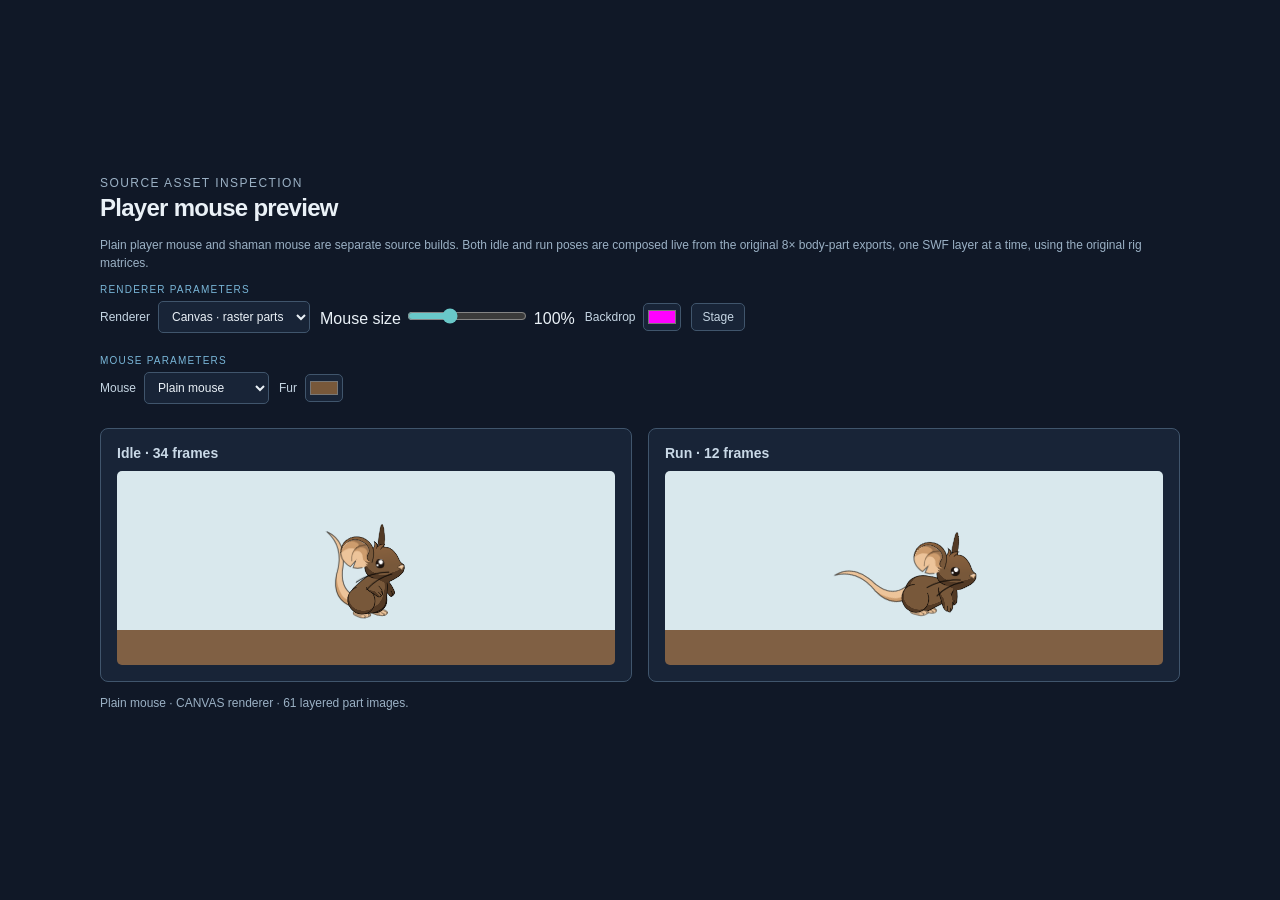
<file: index.html>
﻿<!doctype html>
<html lang="en">
<head>
  <meta charset="utf-8"><meta name="viewport" content="width=device-width, initial-scale=1">
  <title>Transformice default mouse · asset preview</title><link rel="stylesheet" href="styles.css?v=22">
</head>
<body><main class="app preview-page">
  <header class="heading"><div><p class="eyebrow">Source asset inspection</p><h1>Player mouse preview</h1></div></header>
  <p class="preview-caption">Plain player mouse and shaman mouse are separate source builds. Both idle and run poses are composed live from the original 8× body-part exports, one SWF layer at a time, using the original rig matrices.</p>
   <div class="asset-controls">
    <section class="control-group">
      <p class="control-group-label">Renderer parameters</p>
      <div class="asset-controls-row">
        <label class="mode-control">Renderer
          <select id="renderer-type">
            <option value="canvas">Canvas · raster parts</option>
            <option value="svg">SVG · vector parts</option>
          </select>
        </label>
        <label class="zoom-control">Mouse size
          <input id="preview-zoom" type="range" min="50" max="200" step="10" value="100">
          <output id="preview-zoom-value" for="preview-zoom">100%</output>
        </label>
        <label class="color-control">Backdrop
          <input id="backdrop-color" type="color" value="#ff00ff">
        </label>
        <button type="button" id="backdrop-reset" class="ghost-button">Stage</button>
      </div>
    </section>
    <section class="control-group">
      <p class="control-group-label">Mouse parameters</p>
      <div class="asset-controls-row">
        <label class="mode-control">Mouse
          <select id="mouse-type">
            <option value="plain">Plain mouse</option>
            <option value="shaman">Shaman mouse</option>
          </select>
        </label>
        <label class="mode-control" id="shaman-level-control" hidden>Shaman level
          <select id="shaman-level">
            <option value="0">Normal Mode</option>
            <option value="1">Hard Mode</option>
            <option value="2">Divine Mode · wings</option>
          </select>
        </label>
        <label class="color-control">Fur <input id="fur-color" type="color" value="#78583a"></label>
        <label class="color-control" id="accent-control" hidden>Shaman color <input id="accent-color" type="color" value="#95d5b6"></label>
      </div>
    </section>
   </div>
  <section class="preview-grid">
    <article class="preview-card"><h2>Idle · 34 frames</h2><div class="preview-stage"><canvas id="idle-canvas" class="character-canvas" role="img" aria-label="Player mouse idle animation"></canvas></div></article>
    <article class="preview-card"><h2>Run · 12 frames</h2><div class="preview-stage"><canvas id="run-canvas" class="character-canvas" role="img" aria-label="Player mouse running animation"></canvas></div></article>
  </section>
  <p id="status" class="preview-caption">Loading local part PNGs…</p>
 </main><script src="js/mouse-rig-data.js?v=22"></script><script src="js/mouse-parts-data.js?v=22"></script><script src="js/mouse-parts.js?v=22"></script><script src="js/preview.js?v=22"></script></body></html>
</file>
<file: styles.css>
:root {
  color-scheme: dark;
  font-family: Inter, "Segoe UI", sans-serif;
  background: #101827;
  color: #eaf1f7;
  font-synthesis: none;
}
* { box-sizing: border-box; }
body { margin: 0; min-height: 100vh; display: grid; place-items: center; padding: 28px; }
.app { width: min(100%, 900px); }
.heading { display:flex; align-items:center; justify-content:space-between; margin:0 0 14px; }
.eyebrow { color:#9bb1c5; font-size:12px; letter-spacing:.12em; text-transform:uppercase; margin:0 0 4px; }
h1 { font-size:24px; margin:0; letter-spacing:-.03em; }
.engine-tag { border:1px solid #40556c; border-radius:999px; padding:7px 12px; color:#bed5e9; font-size:11px; letter-spacing:.12em; }
.game-shell { overflow:hidden; border:1px solid #40556c; border-radius:8px; box-shadow:0 20px 55px #050a12aa; background:#d9e8ed; }
#game { display:block; width:100%; height:auto; outline:none; }
#game:focus-visible { box-shadow: inset 0 0 0 3px #f7cf61; }
.controls { display:flex; align-items:center; justify-content:space-between; gap:12px; padding:10px 3px 0; color:#c8d6e1; font-size:12px; }
.controls p { margin:0; }
kbd { border:1px solid #53677d; border-radius:4px; background:#192638; color:#fff; padding:2px 5px; font:inherit; }
#message { color:#ffda69; font-weight:600; }
.map-note { color:#91a4b7; font-size:11px; margin:10px 3px; }
.load-error { position:absolute; inset:0; display:grid; place-items:center; background:#101827ee; color:#ffb8a8; padding:24px; text-align:center; }
.load-error[hidden] { display:none; }
.preview-page { width:min(1080px,100%); }
.preview-links { display:flex; gap:18px; flex-wrap:wrap; }
.preview-grid { display:grid; grid-template-columns:repeat(2,minmax(0,1fr)); gap:16px; }
.preview-card { padding:16px; border:1px solid #40556c; border-radius:8px; background:#182437; }
.preview-card h2 { margin:0 0 10px; font-size:14px; color:#c9d9e7; }
.preview-stage { height:210px; display:grid; place-items:center; overflow:hidden; border-radius:5px; background:linear-gradient(#d9e8ed 0 82%,#806044 82%); }
.preview-stage img { image-rendering:auto; width:206px; height:auto; }
.preview-caption { color:#9bb1c5; font-size:12px; line-height:1.5; }
.asset-controls { display:flex; flex-direction:column; gap:10px; margin-bottom:14px; }
.asset-controls-row { display:flex; align-items:center; flex-wrap:wrap; gap:10px; }
.control-group { padding:0 0 10px; }
.control-group + .control-group { padding-top:2px; }
.control-group-label { margin:0 0 6px; color:#79b6d8; font-size:10px; letter-spacing:.12em; text-transform:uppercase; }
.mode-control { display:inline-flex; align-items:center; gap:8px; color:#c5d5e3; font-size:12px; }
.mode-control select { border:1px solid #40556c; border-radius:5px; padding:7px 9px; background:#182437; color:#eaf1f7; font:inherit; }
.zoom-control input[type="range"] { width:120px; padding:0; accent-color:#69c8c9; }
.zoom-control output { min-width:3.2ch; text-align:right; font-variant-numeric:tabular-nums; color:#eaf1f7; }
.mode-control[hidden], .color-control[hidden] { display:none; }
.mode-toggle { display:inline-flex; align-items:center; gap:8px; padding:8px 11px; border:1px solid #40556c; border-radius:6px; color:#d7e5f0; font-size:13px; cursor:pointer; }
.mode-toggle input { accent-color:#69c8c9; width:16px; height:16px; }
.color-control { display:inline-flex; align-items:center; gap:8px; color:#c5d5e3; font-size:12px; }
.color-control input { width:38px; height:28px; padding:2px; border:1px solid #40556c; border-radius:5px; background:#182437; }
.ghost-button { border:1px solid #40556c; border-radius:5px; padding:6px 10px; background:#182437; color:#c5d5e3; font:inherit; font-size:12px; cursor:pointer; }
.ghost-button:hover { border-color:#69c8c9; color:#eaf1f7; }
.color-control:has(input:disabled) { opacity:.45; }
.character-inline, .character-canvas { display:block; width:206px; height:154px; overflow:visible; }
.character-canvas { image-rendering:auto; }
.preview-stage > [hidden] { display:none !important; }
.artifact-page { width:min(1440px,100%); }
.artifact-controls,.artifact-frame-controls { display:flex; align-items:center; flex-wrap:wrap; gap:10px; margin:14px 0; }
.artifact-grid { display:grid; grid-template-columns:repeat(2,minmax(0,1fr)); gap:16px; }
.artifact-stage { height:440px; overflow:auto; display:grid; place-items:center; border-radius:5px; background-color:#d9e8ed; background-image:linear-gradient(45deg,#c5d8df 25%,transparent 25%),linear-gradient(-45deg,#c5d8df 25%,transparent 25%),linear-gradient(45deg,transparent 75%,#c5d8df 75%),linear-gradient(-45deg,transparent 75%,#c5d8df 75%); background-size:20px 20px; background-position:0 0,0 10px,10px -10px,-10px 0; }
.artifact-stage svg,.artifact-stage img,.artifact-stage canvas { display:block; max-width:none; flex:none; }
.artifact-stage [hidden] { display:none; }
.artifact-stage svg { overflow:visible; }
.assembled-stage img { object-fit:contain; }
.artifact-meta { min-height:2.5em; margin:10px 0 0; color:#9bb1c5; font-size:11px; line-height:1.5; overflow-wrap:anywhere; }
.artifact-frame-controls input[type="number"] { width:64px; border:1px solid #40556c; border-radius:5px; padding:7px; background:#182437; color:#eaf1f7; font:inherit; }
@media(max-width:620px) { body{padding:14px}.controls{align-items:flex-start; flex-direction:column}.preview-grid{grid-template-columns:1fr} }
@media(max-width:900px) { .artifact-grid{grid-template-columns:1fr}.artifact-stage{height:360px} }
</file>
